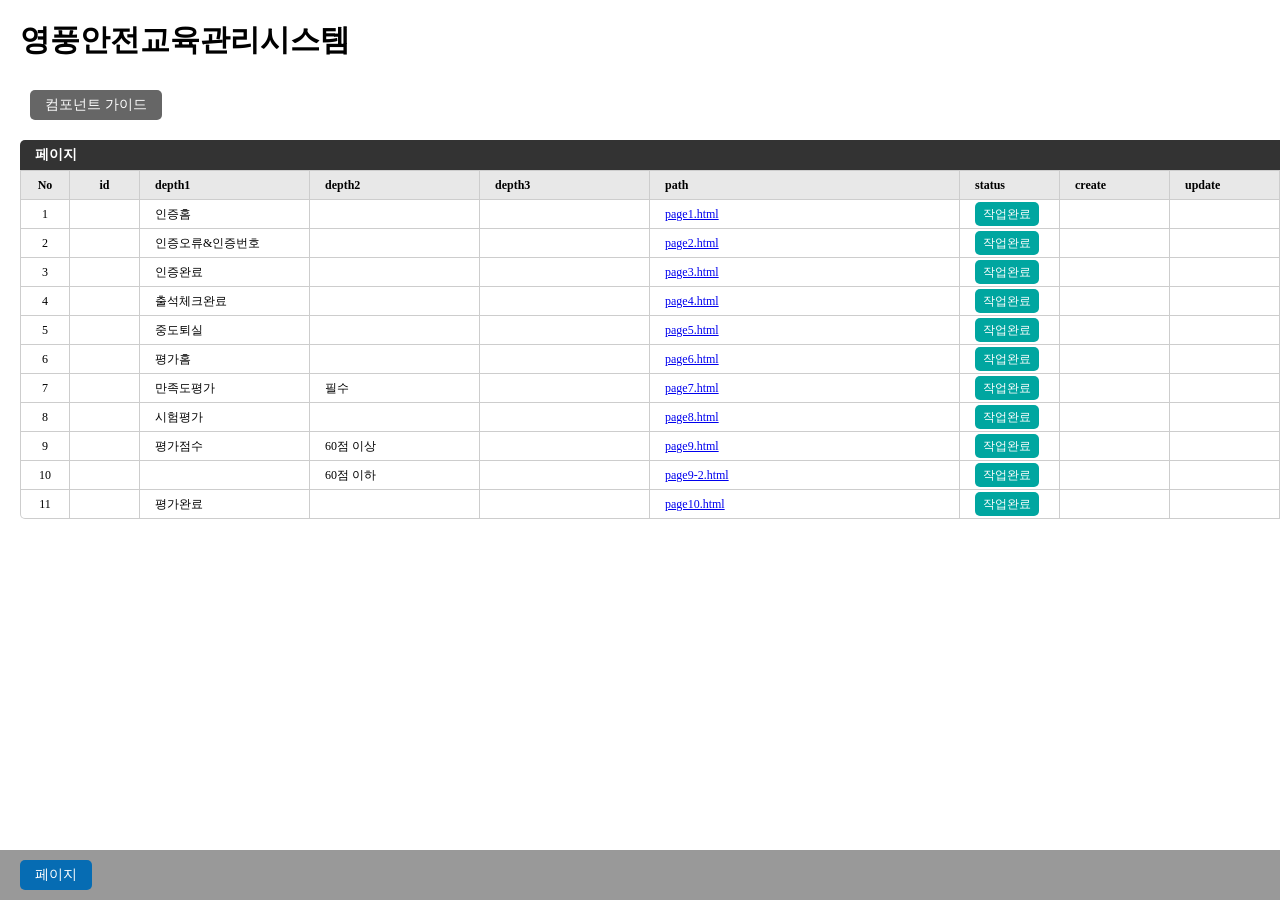
<file: index.html>
<!DOCTYPE html>
<html lang="ko">
<head>
	<title>영풍안전교육관리시스템</title>

	<meta charset="utf-8" />
	<meta http-equiv="X-UA-Compatible" content="IE=edge" />

	<!-- favicon -->
	<link rel="icon" href="./dist/assets/images/common/favicon.ico" type="image/x-icon" />
	<!-- //favicon -->

	<!-- style -->
	<style>
	body {
	margin: 0;
	}

	
	.is-emphasis {
	font-weight: 700;
	color: #ff706e;
	}

	.index-wrap {
	box-sizing: border-box;
	min-width: 1600px;
	padding: 20px;
	}

	.index-title {
	font-size: 30px;
	line-height: 40px;
	margin: 0 0 20px;
	}

	.index-links:before {
	content: '';
	display: table;
	}

	.index-links__inner {
	margin: -10px 0 0 -10px;
	}

	.index-links__inner:after {
	content: '';
	display: table;
	clear: both;
	}

	.index-links a {
	display: block;
	margin: 10px 0 0 10px;
	float: left;
	padding: 5px 15px;
	font-size: 14px;
	line-height: 20px;
	color: #fff;
	text-decoration: none;
	border-radius: 5px;
	background: #666;
	}

	.index-gnb {
	margin: 20px 0;
	}

	.index-links{
	overflow:hidden;
	}
	.index-links a{box-sizing:border-box;}
	.index-links a:hover{
	background-color:#333;
	color:#fff;
	}

	.index-bottom {
	position: fixed;
	z-index: 1000;
	left: 0;
	bottom: 0;
	width: 100%;
	min-width: 1900px;
	box-sizing: border-box;
	padding: 10px 20px;
	background: rgba(0, 0, 0, 0.4);}

	.index-bottom a {
	background-color: #066cb3;
	}

	.index-section {
	border-radius: 5px;
	background-color: #fff;
	}

	.index-section + .index-section {
	margin-top: 20px;
	}

	.index-section--clicked {
	-webkit-animation: index-section-clicked 0.8s linear;
	animation: index-section-clicked 0.8s linear;
	}

	@-webkit-keyframes index-section-clicked {
	0% {
		background-color: rgba(255, 255, 255, 1);
	}

	30% {
		background-color: rgba(255, 202, 222, 1);
	}

	70% {
		background-color: rgba(255, 202, 222, 1);
	}

	100% {
		background-color: rgba(255, 255, 255, 1);
	}
	}

	@keyframes index-section-clicked {
	0% {
		background-color: rgba(255, 255, 255, 1);
	}

	30% {
		background-color: rgba(255, 202, 222, 1);
	}

	70% {
		background-color: rgba(255, 202, 222, 1);
	}

	100% {
		background-color: rgba(255, 255, 255, 1);
	}
	}

	.index-section__title {
	margin: 0;
	padding: 5px 15px;
	font-size: 14px;
	line-height: 20px;
	color: #fff;
	border-radius: 5px 5px 0 0;
	background: #333;
	}

	.index-table > table {
	width: 100%;
	table-layout: fixed;
	margin: 0;
	padding: 0;
	border-spacing: 0;
	box-sizing: border-box;
	}

	.index-table > table > thead > tr > th,
	.index-table > table > tbody > tr > th,
	.index-table > table > tbody > tr > td {
	box-sizing: border-box;
	font-size: 12px;
	line-height: 18px;
	text-align: left;
	padding: 5px 15px;
	border: 0 solid #cdcdcd;
	border-width: 0 1px 1px 0;
	background: none;
	word-break: keep-all;
	word-wrap: break-word;
	}

	.index-table > table > tbody > tr:hover > th,
	.index-table > table > tbody > tr:hover > td {
	background-color: #f6f6f6;
	}

	.index-table > table > thead > tr > th:first-child,
	.index-table > table > tbody > tr > th:first-child,
	.index-table > table > tbody > tr > td:first-child {
	border-left-width: 1px;
	text-align:center;
	}

	.index-table > table > thead > tr > th {
	border-top-width: 1px;
	}

	.index-table > table > thead > tr > th:nth-child(2),
	.index-table > table > thead > tr > td:nth-child(2){
	text-align:center;
	}

	.index-table > table > thead > tr > th,
	.index-table > table > tbody > tr > th {
	background-color: #e8e8e8;
	}

	.index-table > table > tbody > tr:last-child > td:first-child {
	border-radius: 0 0 0 5px;
	}

	.index-table > table > tbody > tr:last-child > td:last-child {
	border-radius: 0 0 5px 0;
	}

	.index-status {
	display: inline-block;
	vertical-align: top;
	padding: 3px 8px;
	margin: -3px 0;
	background: #999;
	color: #fff;
	border-radius: 5px;
	}

	.index-status--ing {
	background-color: #ffb01a;
	}

	.index-status--end {
	background-color: #00a6a0;
	}

	.index-status--end2 {
	font-size: 11px;
	background-color: #008bce;
	}

	.index-status--moding {
	background-color: #ff4594;
	}
	.index-share {
	display: inline-block;
	vertical-align: top;
	padding: 3px 8px;
	margin: -3px 0;
	background: #999;
	color: #fff;
	border-radius: 5px;
	}

	.index-share--comp {
	background-color: #ff6c6c;
	}

	.index-log {
	list-style: none;
	margin: 0;
	padding: 0;
	}

	.index-log__item {
	position: relative;
	height:18px;
	padding-left: 80px;
	}

	.index-log__item__date {
	position: absolute;
	top: 0;
	left: 0;
	}

	.index-text {
	margin-bottom: 20px;
	}

	.index-type {
	color: #2b5cd9;
	}

	/* Path Preview Tooltip Styles */
	.path-preview-wrapper {
		position: relative;
		display: inline-block;
	}

	.path-preview-tooltip {
		position: absolute;
		left: 100%;
		top: 0;
		margin-left: 10px;
		width: 450px;
		height: 450px;
		background: #fff;
		border: 2px solid #333;
		border-radius: 5px;
		box-shadow: 0 4px 12px rgba(0, 0, 0, 0.3);
		z-index: 10000;
		display: none;
		overflow: hidden;
		pointer-events: none;
	}

	.path-preview-tooltip.active {
		display: block;
	}

	.path-preview-tooltip iframe {
		width: 100%;
		height: 100%;
		border: none;
		transform: scale(0.45);
		transform-origin: top left;
		pointer-events: none;
	}

	.path-preview-tooltip__container {
		width: 1000px;
		height: 1000px;
		overflow: hidden;
		position: relative;
	}

	.path-preview-tooltip__loading {
		position: absolute;
		top: 50%;
		left: 50%;
		transform: translate(-50%, -50%);
		color: #666;
		font-size: 12px;
	}
	</style>
	<!-- //style -->
</head>

<body>
	<div class="index-wrap">
		<h1 class="index-title"></h1>
		<div class="index-gnb">
		<div class="index-links">
			<a href="././guide-component.html" target="_blank">컴포넌트 가이드</a>
		</div>
		</div>
		<div class="index-bottom">
		<div class="index-links">
			<div class="index-links__inner" id="nav"></div>
		</div>
		</div>

		<!--
		<div class="index-text">기타 문구</div>
		-->

		<div class="index-datas" id="indexTable"></div>
	</div>

	<div class="index-fake-botttom"></div>

	<!-- script -->
	<script type="text/javascript" src="resource/js/jquery-1.12.4.min.js"></script>
	<script>
		var title = '영풍안전교육관리시스템';
		var tableData = [
			/*
			{
			depth1: '',
			data: [
				{
				id: '',
				depth2: '',
				depth3: '',
				depth5: '',
				depth6: '',
				path: '',
				status: 'end, end, end2, except',
				create: '20xx.xx.xx',
				update: '',
				log: [
					//{ date: '', text: '', },
				],
				},
			],
			},
			*/
			{
				depth1: '페이지',
				data: [
					{
						id:'',
						depth1: '인증홈',
						depth2: '',
						depth3: '',
						path: 'page1.html',
						status: 'end',
						create: '',
						log: [/*{ date: '2023.04.06', text: '반응형 작업중' }*/],
					},
					{
						id:'',
						depth1: '인증오류&인증번호',
						depth2: '',
						depth3: '',
						path: 'page2.html',
						status: 'end',
						create: '',
						log: [/*{ date: '2023.04.06', text: '반응형 작업중' }*/],
					},
					{
						id:'',
						depth1: '인증완료',
						depth2: '',
						depth3: '',
						path: 'page3.html',
						status: 'end',
						create: '',
						log: [/*{ date: '2023.04.06', text: '반응형 작업중' }*/],
					},
					{
						id:'',
						depth1: '출석체크완료',
						depth2: '',
						depth3: '',
						path: 'page4.html',
						status: 'end',
						create: '',
						log: [/*{ date: '2023.04.06', text: '반응형 작업중' }*/],
					},
					{
						id:'',
						depth1: '중도퇴실',
						depth2: '',
						depth3: '',
						path: 'page5.html',
						status: 'end',
						create: '',
						log: [/*{ date: '2023.04.06', text: '반응형 작업중' }*/],
					},
					{
						id:'',
						depth1: '평가홈',
						depth2: '',
						depth3: '',
						path: 'page6.html',
						status: 'end',
						create: '',
						log: [/*{ date: '2023.04.06', text: '반응형 작업중' }*/],
					},
					{
						id:'',
						depth1: '만족도평가',
						depth2: '필수',
						depth3: '',
						path: 'page7.html',
						status: 'end',
						create: '',
						log: [/*{ date: '2023.04.06', text: '반응형 작업중' }*/],
					},
					{
						id:'',
						depth1: '시험평가',
						depth2: '',
						depth3: '',
						path: 'page8.html',
						status: 'end',
						create: '',
						log: [/*{ date: '2023.04.06', text: '반응형 작업중' }*/],
					},
					{
						id:'',
						depth1: '평가점수',
						depth2: '60점 이상',
						depth3: '',
						path: 'page9.html',
						status: 'end',
						create: '',
						log: [/*{ date: '2023.04.06', text: '반응형 작업중' }*/],
					},
					{
						id:'',
						depth1: '평가점수',
						depth2: '60점 이하',
						depth3: '',
						path: 'page9-2.html',
						status: 'end',
						create: '',
						log: [/*{ date: '2023.04.06', text: '반응형 작업중' }*/],
					},
					{
						id:'',
						depth1: '평가완료',
						depth2: '',
						depth3: '',
						path: 'page10.html',
						status: 'end',
						create: '',
						log: [/*{ date: '2023.04.06', text: '반응형 작업중' }*/],
					},
				]
			},
		
		];

		var html = '';
		var navHTML = '';
		var totalIndex = 0;
		var dates = (function () {
		var array = [];

		function add(date) {
			if (typeof date === 'string' && date.length && array.indexOf(date) === -1) {
			array.push(date);
			}
		}

		$.each(tableData, function (i) {
			var sectionData = tableData[i].data;
			$.each(sectionData, function (j) {
			add(this.create);
			$.each(sectionData[j].log, function (l) {
				add(this.date);
			});
			});
		});

		array.sort();

		return array;
		})();
		var latestDate = dates[dates.length - 1];

		$.each(tableData, function (i) {
		var sectionIndex = i;
		var sectionData = tableData[i].data;
		var tableHTML = '';

		$.each(sectionData, function (j) {
			var returnVal = function (key, secondTestKey) {
			var val = sectionData[j][key];
			var secondTestVal = sectionData[j][secondTestKey];
			var prevIndex = j - 1;
			var isPrint = true;
			if (prevIndex >= 0) {
				if (sectionData[prevIndex][key] === val) {
				isPrint = false;
				}
				if (typeof secondTestKey === 'string' && secondTestKey.length && !sectionData[j].depthOnly) {
				if (sectionData[prevIndex][key] === val && sectionData[prevIndex][secondTestKey] === secondTestVal) {
					isPrint = false;
				} else {
					isPrint = true;
				}
				}
			}
			return isPrint ? val.replace(/\n/g, '<br>') : '';
			};
			//var type = returnVal('type', 'depth2');
			var id = returnVal('id');
			var depth1 = returnVal('depth1');
			var depth2 = returnVal('depth2');
			var depth3 = returnVal('depth3');
			var path = (function () {
			var val = sectionData[j].path;
			var href = '';
			if (val.match(/^\.\//g)) {
				href = val;
			} else {
				href =  val;
			}
			return val.length ? '<span class="path-preview-wrapper"><a href="' + href + '" target="_blank" data-preview-path="' + href + '">' + val + '</a><div class="path-preview-tooltip" data-tooltip-path="' + href + '"><div class="path-preview-tooltip__container"><div class="path-preview-tooltip__loading">로딩 중...</div><iframe src="' + href + '"></iframe></div></div></span>' : '';
			})();
			var status = (function () {
			var val = sectionData[j].status;
			var text = '';
			if (val === 'ing') {
				text = '작업중';
			} else if (val === 'end') {
				text = '작업완료';
			} else if (val === 'except') {
				// 워드앤코드 제거
				text = '제거';
			} else if (val === 'moding') {
				text = '수정중';
			} else if (val === 'stay') {
				text = '대기중';
			}
			return val.length ? '<span class="index-status index-status--' + val + '">' + text + '</span>' : '';
			})();
			var create = this.create;
			var update = '';
			var log = (function () {
			var val = sectionData[j].log;
			var length = val.length;
			var html = '<ul class="index-log">';
			$.each(val, function (l) {
				var date = this.date;
				html += '<li class="index-log__item' + (date === latestDate ? ' is-emphasis' : '') + '"><div class="index-log__item__date">[' + date + ']</div>' + this.text.replace(/\n/g, '<br>') + '</li>';
				if (length - 1 === l) {
				update = date;
				}
			});
			html += '</ul>';

			return html;
			})();

			tableHTML +=
			'<tr>' +
			'<td>' +
			(j + 1) +
			'</td>' +
			'<td>' +
			id +
			'</td>' +
			'<td>' +
			depth1 +
			'</td>' +
			'<td>' +
			depth2 +
			'</td>' +
			'<td>' +
			depth3 +
			'</td>' +
			'<td>' +
			path +
			'</td>' +
			'<td>' +
			status +
			'</td>' +
			'<td class="' +
			(create === latestDate ? ' is-emphasis' : '') +
			'">' +
			create +
			'</td>' +
			'<td class="' +
			(update === latestDate ? ' is-emphasis' : '') +
			'">' +
			update +
			'</td>' +
			'<td>' +
			log +
			'</td>' +
			'</tr>';

			totalIndex++;
		});

		navHTML += '<a href="#section' + i + '">' + tableData[i].depth1 + '</a>';

		html +=
			'<div class="index-section" id="section' +
			i +
			'">' +
			'<h2 class="index-section__title">' +
			tableData[i].depth1 +
			status +
			'</h2>' +
			'<div class="index-table">' +
			'<table>' +
			'<colgroup>' +
			'<col width="50px" />' +
			'<col width="70px" />' +
			'<col width="170px" />' +
			'<col width="170px" />' +
			'<col width="170px" />' +
			'<col width="" />' +
			'<col width="100px" />' +
			'<col width="110px" />' +
			'<col width="110px" />' +
			'<col width="300px" />' +
			'</colgroup>' +
			'<thead>' +
			'<tr>' +
			'<th>No</th>' +
			//'<th>type</th>' +
			'<th>id</th>' +
			'<th>depth1</th>' +
			'<th>depth2</th>' +
			'<th>depth3</th>' +
			'<th>path</th>' +
			'<th>status</th>' +
			'<th>create</th>' +
			'<th>update</th>' +
			'<th>log</th>' +
			'</tr>' +
			'</thead>' +
			'<tbody>' +
			tableHTML +
			'</tbody>' +
			'</table>' +
			'</div>' +
			'</div>';
		});

		$('title, .index-title').text(title);
		$('#nav').append(navHTML);
		$('#indexTable').append(html);

		var $nav = $('.index-bottom');
		var $doc = $(document);
		var $win = $(window);

		function paddingBottom() {
		$('.index-fake-botttom').css('height', $nav.outerHeight());
		}

		var clickedTimer = null;

		$doc.on('click', '#nav a', function () {
		var $this = $(this);
		var href = $this.attr('href');
		var $target = $(href);
		var $sections = $('.index-section');

		$sections.removeClass('index-section--clicked');

		clearTimeout(clickedTimer);

		clickedTimer = setTimeout(function () {
			$target.addClass('index-section--clicked');
		}, 100);
		});

		$win
		.on('scroll', function () {
			var scrollLeft = $win.scrollLeft();
			$nav.css('margin-left', -scrollLeft);
		})
		.on('resize', function () {
			paddingBottom();
		})
		.on('load', function () {
			paddingBottom();
		});

		// Path Preview Tooltip 기능
		$(document).on('mouseenter', '.path-preview-wrapper a[data-preview-path]', function(e) {
			var $this = $(this);
			var $tooltip = $this.siblings('.path-preview-tooltip');
			
			if ($tooltip.length === 0) return;
			
			$tooltip.addClass('active');
			
			// iframe 로딩 완료 후 로딩 메시지 제거
			var $iframe = $tooltip.find('iframe');
			$iframe.on('load', function() {
				$tooltip.find('.path-preview-tooltip__loading').hide();
			});
		});

		$(document).on('mouseleave', '.path-preview-wrapper', function(e) {
			var $this = $(this);
			var $tooltip = $this.find('.path-preview-tooltip');
			$tooltip.removeClass('active');
		});

		// 마우스가 툴팁 위에 있을 때도 유지
		$(document).on('mouseenter', '.path-preview-tooltip', function(e) {
			$(this).addClass('active');
		});

		$(document).on('mouseleave', '.path-preview-tooltip', function(e) {
			$(this).removeClass('active');
		});
	</script>
	<!-- //script -->
</body>
</html>
</file>
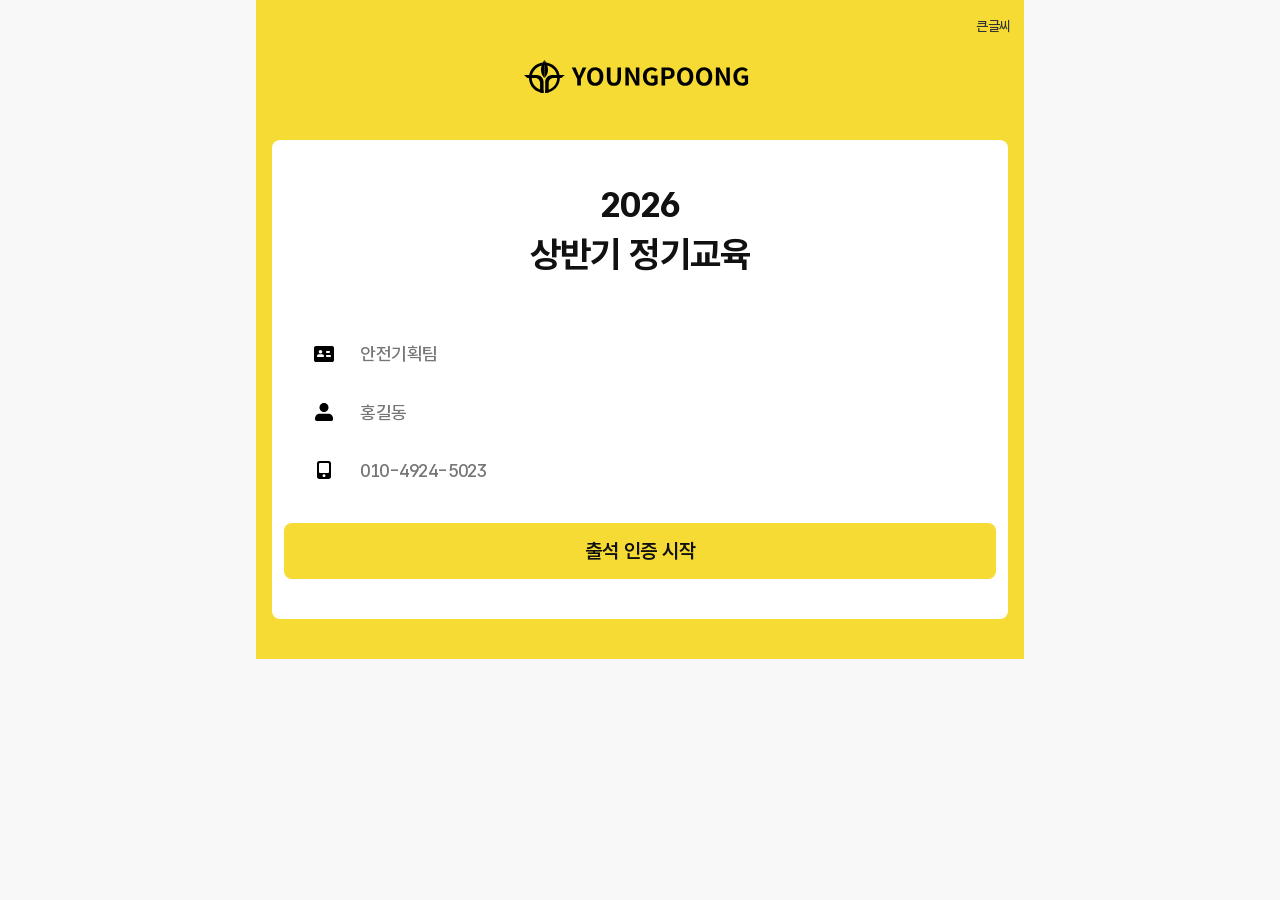
<file: page1.html>
<!DOCTYPE html>
<html lang="ko">

<head>
  <meta charset="UTF-8">
  <meta http-equiv="X-UA-Compatible" content="IE=edge">
  <meta name="format-detection" content="telephone=no, email=no, address=no">
  <meta name="viewport" content="width=device-width, initial-scale=1.0, maximum-scale=1.0, user-scalable=no" />
  <title>영풍안전교육관리시스템</title>
  <link type="text/css" rel="stylesheet" href="././resource/css/base.css">


</head>

<body>
  <div id="wrap">
    <header class="header">
      <div class="inner">
        <div class="btn-wrap">
          <button type="button" class="btn btn-font size-14 fw-500"><span class="default">큰글씨</span><span class="active">기본글씨</span></button>
        </div>
      </div>
    </header>
    <div class="content">
      <div class="inner">
        <div class="logo-wrap">
          <span><img src="./resource/image/logo-black.svg"></span>
        </div>
        <div class="multi-box info">
          <div class="tit-wrap">
            <p class="txt size-36 fw-700 ta-c">2026<br> 상반기 정기교육</p>
          </div>
          <ul class="info__list">
            <li class="team"><i><img src="./resource/image/info-team.svg"/></i><span class="size-18 fw-500">안전기획팀</span></li>
            <li class="name"><i><img src="./resource/image/info-name.svg"/></i><span class="size-18 fw-500">홍길동</span></li>
            <li class="number"><i><img src="./resource/image/info-number.svg"/></i><span class="size-18 fw-500">010-4924-5023</span></li>
          </ul>
          <div class="btn-wrap">
            <button class="btn btn-yellow h-54 w-full size-20">출석 인증 시작</button>
          </div>
          <!-- 현재 기준 삭제
            <div class="tip-box">
              <p class="txt size-14 fw-400 ta-c">본인 정보가 다를 시, 관리자에게 말씀해 주세요.</p>
            </div>
          -->
        </div>
      </div>
    </div>

  </div>

</body>


<script type="text/javascript" src="././resource/js/jquery-1.12.4.min.js"></script>
<script type="text/javascript" src="././resource/js/common.js"></script>


</html>
</file>
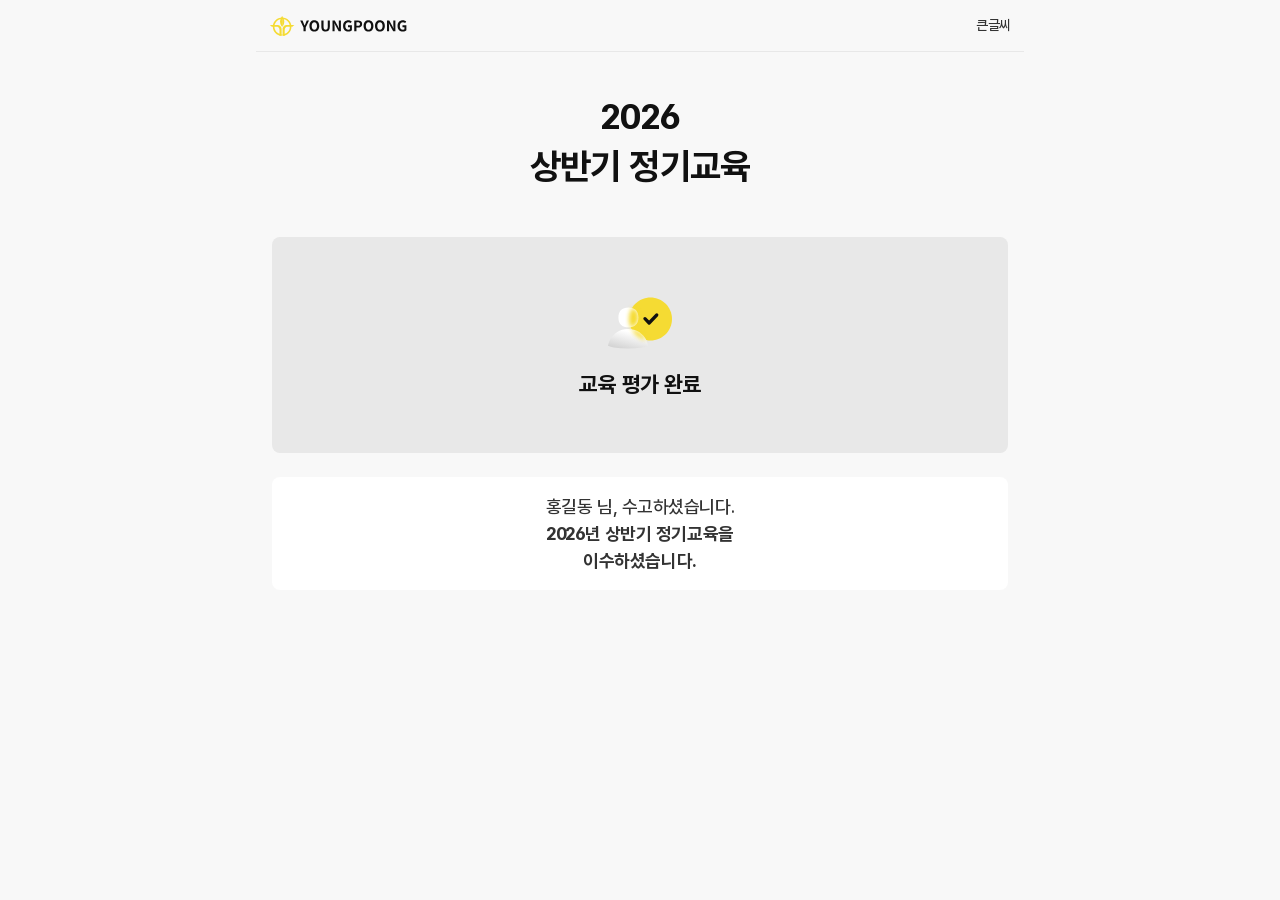
<file: page10.html>
<!DOCTYPE html>
<html lang="ko">

<head>
  <meta charset="UTF-8">
  <meta http-equiv="X-UA-Compatible" content="IE=edge">
  <meta name="format-detection" content="telephone=no, email=no, address=no">
  <meta name="viewport" content="width=device-width, initial-scale=1.0, maximum-scale=1.0, user-scalable=no" />
  <title>영풍안전교육관리시스템</title>
  <link type="text/css" rel="stylesheet" href="././resource/css/base.css">


</head>

<body>
  <div id="wrap">
    <header class="header main">
      <div class="inner">
        <div class="head-logo">
    <a href="#none"><img src="./././resource/image/logo-yellow.svg" alt=""></a>
  </div>
  <div class="btn-wrap">
    <button type="button" class="btn btn-font size-14 fw-500"><span class="default">큰글씨</span><span class="active">기본글씨</span></button>
  </div>
      </div>
    </header>
    <div class="content">
      <div class="inner">
        <div class="tit-wrap">
          <p class="txt size-36 fw-700 ta-c">2026<br>
          상반기 정기교육</p>
        </div>
        <div class="multi-box icon gray">
          <div class="icon-wrap">
            <span><img src="./resource/image/icon-result-com.svg"></span>
          </div>
          <div class="txt-wrap d-flex justify-center align-center">
            <p class="txt size-22 fw-700">교육 평가 완료</p>
          </div>
        </div>
        <div class="multi-box txt">
          <div class="txt-wrap">
            <p class="txt size-18 fw-500 ta-c">
              홍길동 님, 수고하셨습니다.<br>
              <span class="txt size-18 fw-700 ta-c">2026년 상반기 정기교육을<br> 이수하셨습니다.</span>
            </p>
          </div>
        </div>
      </div>
    </div>

  </div>

</body>


<script type="text/javascript" src="././resource/js/jquery-1.12.4.min.js"></script>
<script type="text/javascript" src="././resource/js/common.js"></script>


</html>
</file>
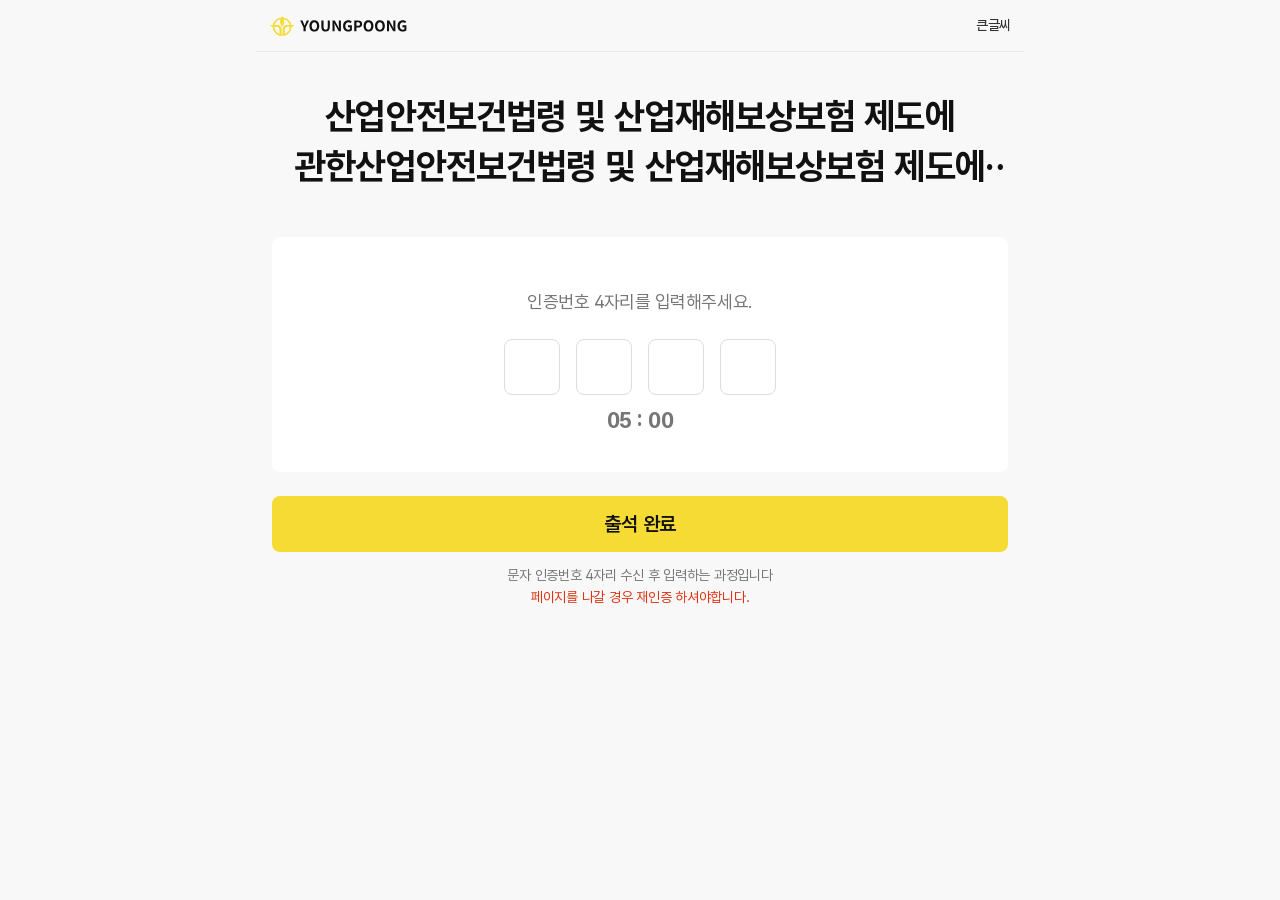
<file: page2.html>
<!DOCTYPE html>
<html lang="ko">

<head>
  <meta charset="UTF-8">
  <meta http-equiv="X-UA-Compatible" content="IE=edge">
  <meta name="format-detection" content="telephone=no, email=no, address=no">
  <meta name="viewport" content="width=device-width, initial-scale=1.0, maximum-scale=1.0, user-scalable=no" />
  <title>영풍안전교육관리시스템</title>
  <link type="text/css" rel="stylesheet" href="././resource/css/base.css">


</head>

<body>
  <div id="wrap">
    <header class="header main">
      <div class="inner">
        <div class="head-logo">
          <a href="#none"><img src="./././resource/image/logo-yellow.svg" alt=""></a>
        </div>
        <div class="btn-wrap">
          <button type="button" class="btn btn-font size-14 fw-500"><span class="default">큰글씨</span><span
              class="active">기본글씨</span></button>
        </div>
      </div>
    </header>
    <div class="content">
      <div class="inner">
        <div class="tit-wrap">
          <p class="txt size-36 fw-700 ta-c">산업안전보건법령 및 산업재해보상보험 제도에 관한산업안전보건법령 및 산업재해보상보험 제도에 관한산업안전보건법령 및 산업재해보상보험 제도에 관한</p>
        </div>
        <!-- 인증번호 틀렸을 때 multi-box에 expire 클래스 추가 -->
        <div class="multi-box number">
          <div class="txt-wrap">
            <p class="txt size-18 fw-400 ta-c">인증번호 4자리를 입력해주세요.</p>
          </div>
          <div class="pin-wrap">
            <input type="text" class="size-36 fw-700" inputmode="numeric" maxlength="1">
            <input type="text" class="size-36 fw-700" inputmode="numeric" maxlength="1">
            <input type="text" class="size-36 fw-700" inputmode="numeric" maxlength="1">
            <input type="text" class="size-36 fw-700" inputmode="numeric" maxlength="1">
          </div>
          <div class="timer size-22 ta-c" id="timer">05 : 00</div>
          <div class="expire-text size-14 fw-400 ta-c" id="expireText">
            * 인증번호를 확인해 주세요.
          </div>
        </div>
        <div class="btn-wrap">
          <button class="btn btn-yellow h-54 w-full size-20">출석 완료</button>
        </div>
        <div class="tip-box">
          <p class="txt size-14 fw-400 ta-c">문자 인증번호 4자리 수신 후 입력하는 과정입니다</p>
          <p class="txt size-14 error fw-400 ta-c">페이지를 나갈 경우 재인증 하셔야합니다.</p>
        </div>
      </div>
    </div>

  </div>

</body>


<script type="text/javascript" src="././resource/js/jquery-1.12.4.min.js"></script>
<script type="text/javascript" src="././resource/js/common.js"></script>


</html>
</file>
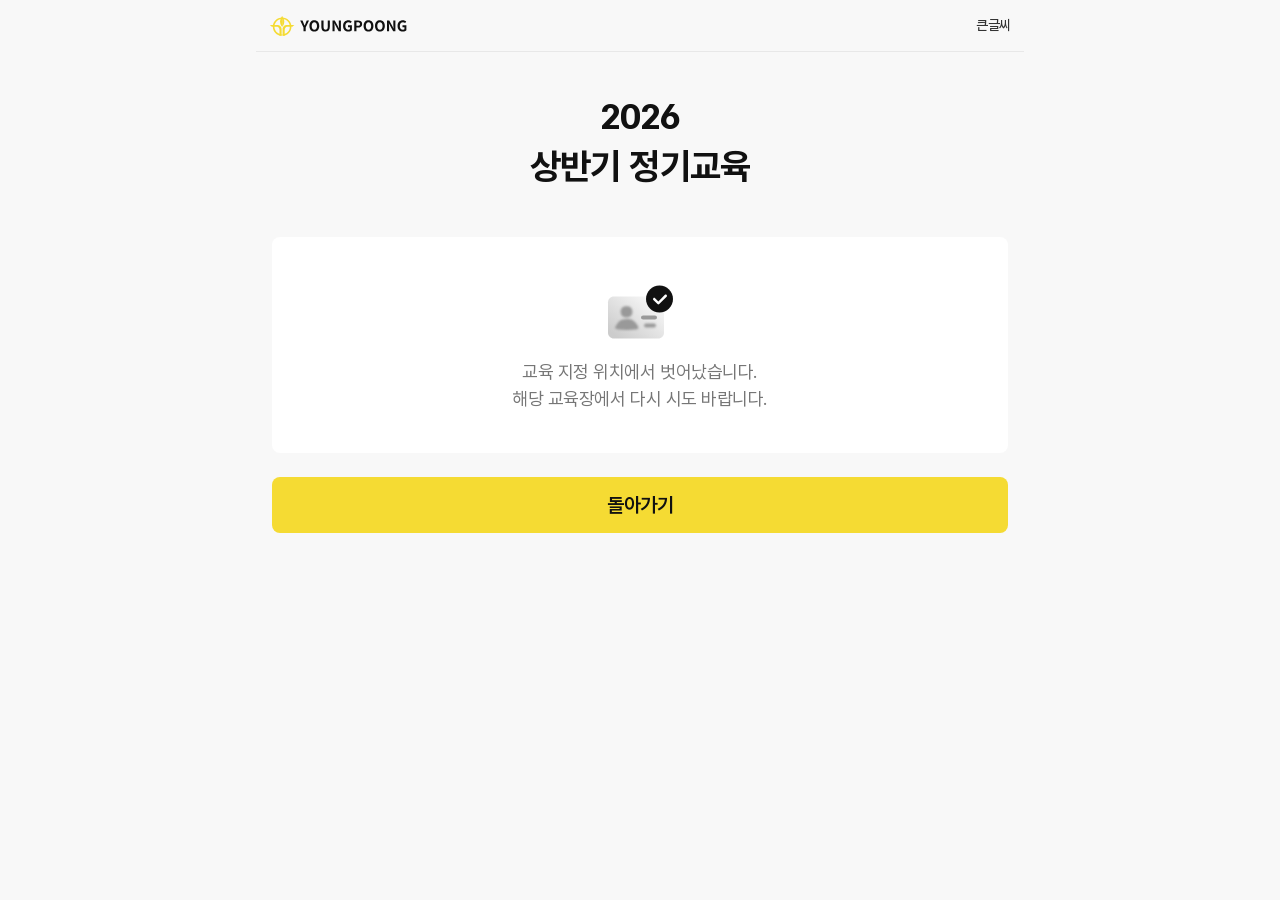
<file: page3.html>
<!DOCTYPE html>
<html lang="ko">

<head>
  <meta charset="UTF-8">
  <meta http-equiv="X-UA-Compatible" content="IE=edge">
  <meta name="format-detection" content="telephone=no, email=no, address=no">
  <meta name="viewport" content="width=device-width, initial-scale=1.0, maximum-scale=1.0, user-scalable=no" />
  <title>영풍안전교육관리시스템</title>
  <link type="text/css" rel="stylesheet" href="././resource/css/base.css">


</head>

<body>
  <div id="wrap">
    <header class="header main">
      <div class="inner">
        <div class="head-logo">
          <a href="#none"><img src="./././resource/image/logo-yellow.svg" alt=""></a>
        </div>
        <div class="btn-wrap">
          <button type="button" class="btn btn-font size-14 fw-500"><span class="default">큰글씨</span><span
              class="active">기본글씨</span></button>
        </div>
      </div>
    </header>
    <div class="content">
      <div class="inner">
        <div class="tit-wrap">
          <p class="txt size-36 fw-700 ta-c">2026<br> 상반기 정기교육</p>
        </div>
        <!-- 인증번호 틀렸을 때 multi-box에 expire 클래스 추가 -->
        <div class="multi-box icon">
          <div class="icon-wrap">
            <span><img src="./resource/image/icon-auth.svg"></span>
          </div>
          <div class="txt-wrap">
            <!--
            1. 출결 가능 시간 보다 빠를 시
            아직 출결 체크를 하실 수 없습니다.<br>
            출결은 00시 00분 부터 하실 수 있습니다.

            2. 출결 가능 시간 보다 늦을 시
            출결 체크하실 수 있는 시간을 초과 하였습니다.<br>
            출결 시간은 00시 00분 까지입니다.

            3. 이수 가능 시간 보다 늦을 시
            이수 가능시간을 초과하였습니다.<br>
            이수 시간은 00시 00분 까지입니다.

            4. IP, GPS가 다를 시
            교육 지정 위치에서 벗어났습니다.<br>
            해당 교육장에서 다시 시도 바랍니다.
            -->
            <p class="txt size-18 fw-400 ta-c">교육 지정 위치에서 벗어났습니다.<br>
            해당 교육장에서 다시 시도 바랍니다.</p>
          </div>
        </div>
        <div class="btn-wrap">
          <button class="btn btn-yellow h-54 w-full size-20">돌아가기</button>
        </div>
        <!-- 현재 기준 삭제
        <div class="tip-box">
          <p class="txt size-14 fw-400 ta-c">본인 정보가 다를 시, 관리자에게 말씀해 주세요.</p>
        </div>
        -->
      </div>
    </div>

  </div>

</body>


<script type="text/javascript" src="././resource/js/jquery-1.12.4.min.js"></script>
<script type="text/javascript" src="././resource/js/common.js"></script>


</html>
</file>
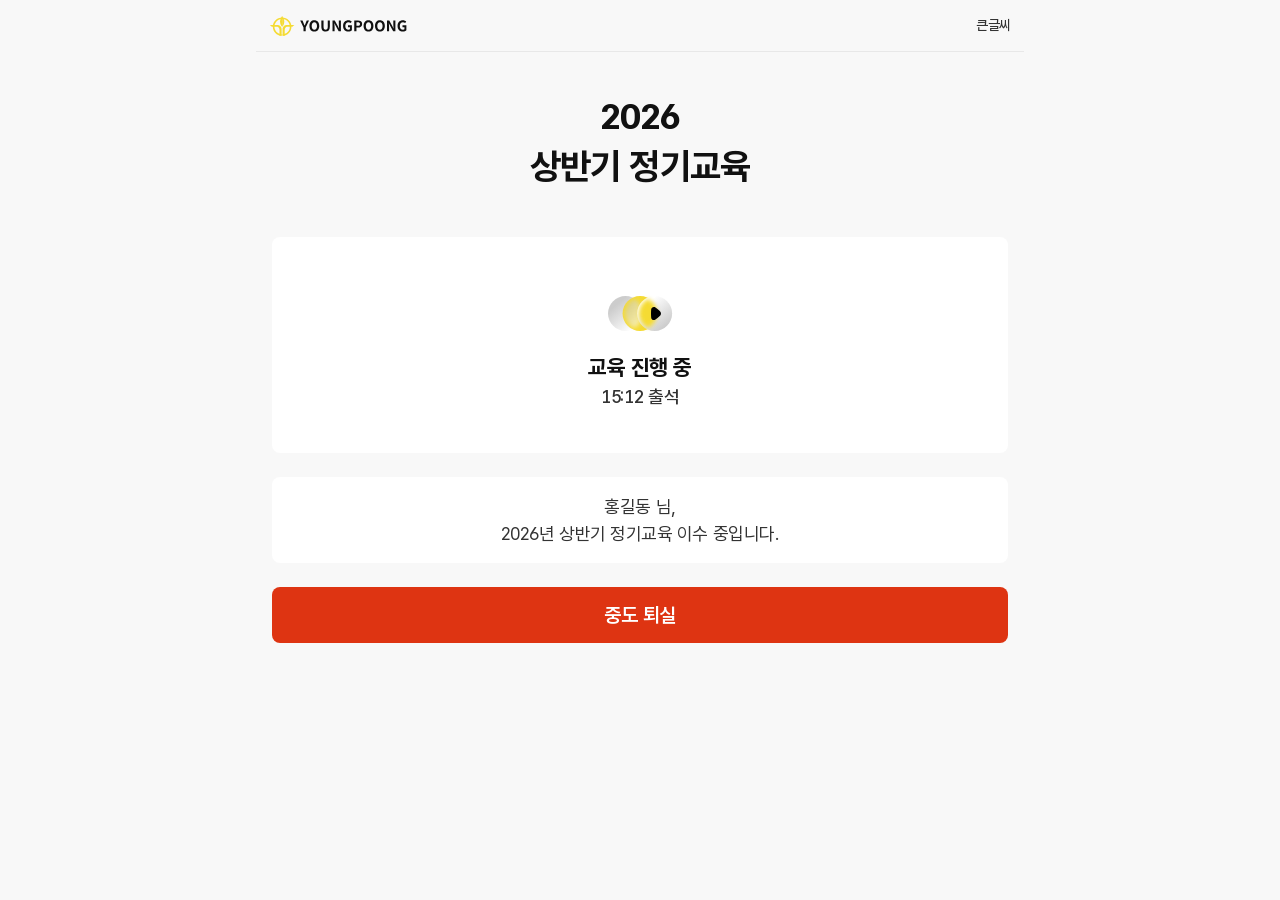
<file: page4.html>
<!DOCTYPE html>
<html lang="ko">

<head>
  <meta charset="UTF-8">
  <meta http-equiv="X-UA-Compatible" content="IE=edge">
  <meta name="format-detection" content="telephone=no, email=no, address=no">
  <meta name="viewport" content="width=device-width, initial-scale=1.0, maximum-scale=1.0, user-scalable=no" />
  <title>영풍안전교육관리시스템</title>
  <link type="text/css" rel="stylesheet" href="././resource/css/base.css">


</head>

<body>
  <div id="wrap">
    <header class="header main">
      <div class="inner">
        <div class="head-logo">
          <a href="#none"><img src="./././resource/image/logo-yellow.svg" alt=""></a>
        </div>
        <div class="btn-wrap">
          <button type="button" class="btn btn-font size-14 fw-500"><span class="default">큰글씨</span><span
              class="active">기본글씨</span></button>
        </div>
      </div>
    </header>
    <div class="content">
      <div class="inner">
        <div class="tit-wrap">
          <p class="txt size-36 fw-700 ta-c">2026<br> 상반기 정기교육</p>
        </div>
        <div class="multi-box icon">
          <div class="icon-wrap">
            <span><img src="./resource/image/icon-edu-ing.svg"></span>
          </div>
          <div class="txt-wrap">
            <p class="txt size-22 fw-700 ta-c txt-status">교육 진행 중</p>
            <p class="txt size-18 fw-500 ta-c txt-time"><span class="time">15:12</span> 출석</p>
          </div>
        </div>
        <div class="multi-box txt">
          <div class="txt-wrap">
            <p class="txt size-18 fw-400 ta-c">
              홍길동 님,<br>
              2026년 상반기 정기교육 이수 중입니다.
            </p>
          </div>
        </div>
        <div class="btn-wrap d-flex justify-center">
          <button class="btn btn-red h-54 size-20">중도 퇴실</button>
        </div>
      </div>
    </div>

  </div>

</body>


<script type="text/javascript" src="././resource/js/jquery-1.12.4.min.js"></script>
<script type="text/javascript" src="././resource/js/common.js"></script>


</html>
</file>
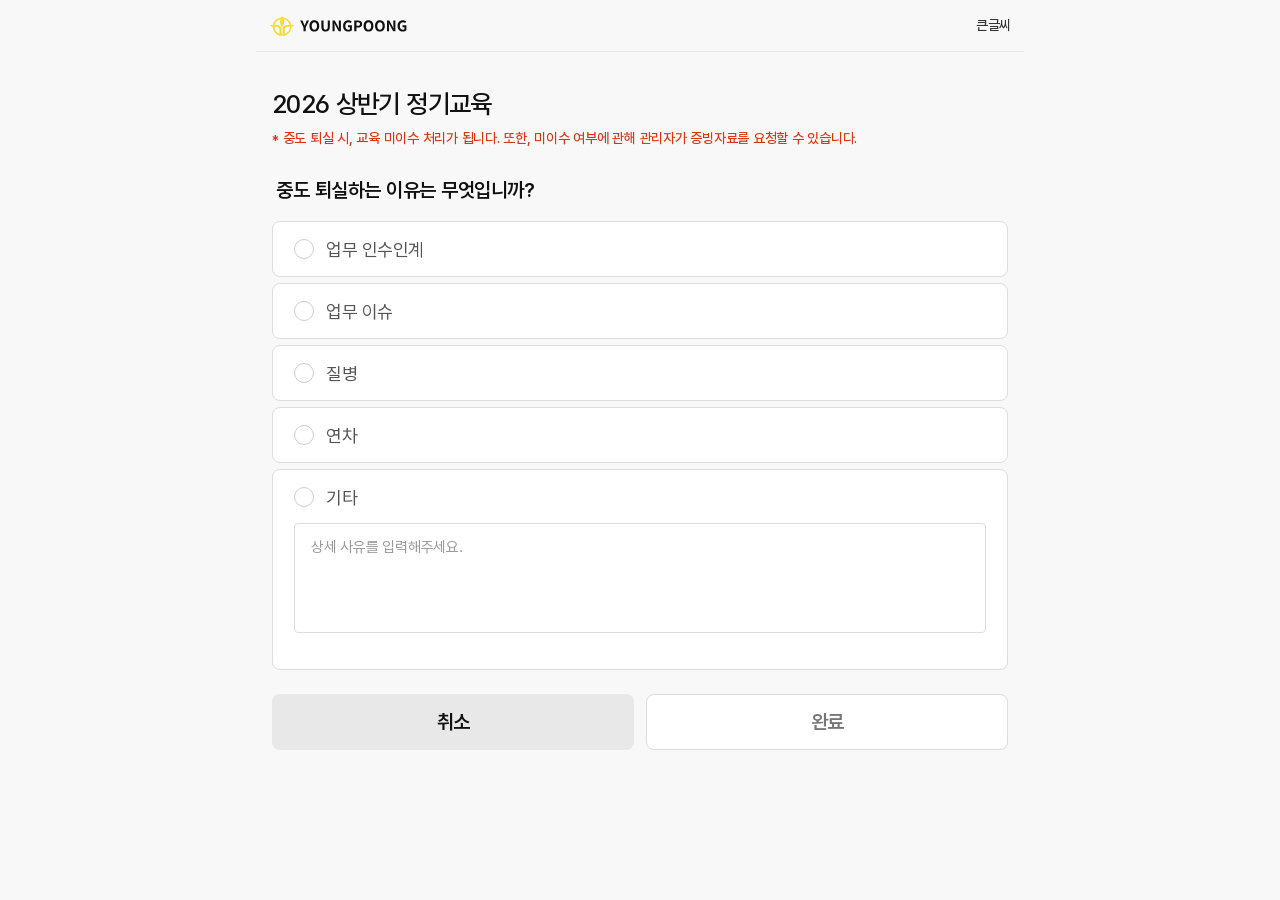
<file: page5.html>
<!DOCTYPE html>
<html lang="ko">

<head>
  <meta charset="UTF-8">
  <meta http-equiv="X-UA-Compatible" content="IE=edge">
  <meta name="format-detection" content="telephone=no, email=no, address=no">
  <meta name="viewport" content="width=device-width, initial-scale=1.0, maximum-scale=1.0, user-scalable=no" />
  <title>영풍안전교육관리시스템</title>
  <link type="text/css" rel="stylesheet" href="././resource/css/base.css">


</head>

<body>
  <div id="wrap">
    <header class="header main">
      <div class="inner">
        <div class="head-logo">
          <a href="#none"><img src="./././resource/image/logo-yellow.svg" alt=""></a>
        </div>
        <div class="btn-wrap">
          <button type="button" class="btn btn-font size-14 fw-500"><span class="default">큰글씨</span><span
              class="active">기본글씨</span></button>
        </div>
      </div>
    </header>
    <div class="content">
      <div class="inner">
        <div class="sub-tit-wrap">
          <p class="txt size-26 fw-500 ta-l">2026 상반기 정기교육</p>
          <p class="txt size-14 error fw-500 ta-l">* 중도 퇴실 시, 교육 미이수 처리가 됩니다.
            또한, 미이수 여부에 관해 관리자가 증빙자료를 요청할 수 있습니다.</p>
        </div>
        <div class="opt-wrap">
          <div class="opt-txt justify-between direction-column">
            <p class="txt size-20 fw-600">중도 퇴실하는 이유는 무엇입니까?</p>
          </div>
          <ul class="opt-list radio vertical">
            <li>
              <div class="item">
                <input type="radio" name="one" id="one-radio_1"><label class="size-18 fw-400" for="one-radio_1">업무 인수인계</label>
              </div>
            </li>
            <li>
              <div class="item">
                <input type="radio" name="one" id="one-radio_2"><label class="size-18 fw-400" for="one-radio_2">업무 이슈</label>
              </div>
            </li>
            <li>
              <div class="item">
                <input type="radio" name="one" id="one-radio_3"><label class="size-18 fw-400" for="one-radio_3">질병</label>
              </div>
            </li>
            <li>
              <div class="item">
                <input type="radio" name="one" id="one-radio_4"><label class="size-18 fw-400" for="one-radio_4">연차</label>
              </div>
            </li>
            <li>
              <div class="item">
                <input type="radio" name="one" id="one-radio_5"><label class="size-18 fw-400" for="one-radio_5">기타</label>
                <div class="item-in">
                  <textarea class="w-full size-15 h-110" id="message" name="message" placeholder="상세 사유를 입력해주세요."></textarea>
                  <p class="txt size-14 error fw-600">※ 필수 입력 항목입니다.</p>
                </div>
              </div>
            </li>
          </ul>
        </div>
        <div class="btn-wrap d-flex justify-center">
          <button class="btn btn-gray h-54 size-20">취소</button>
          <button class="btn btn-yellow h-54 size-20" disabled>완료</button>
        </div>
      </div>
    </div>
  </div>

</body>

<script type="text/javascript" src="././resource/js/jquery-1.12.4.min.js"></script>
<script type="text/javascript" src="././resource/js/common.js"></script>





</html>
</file>
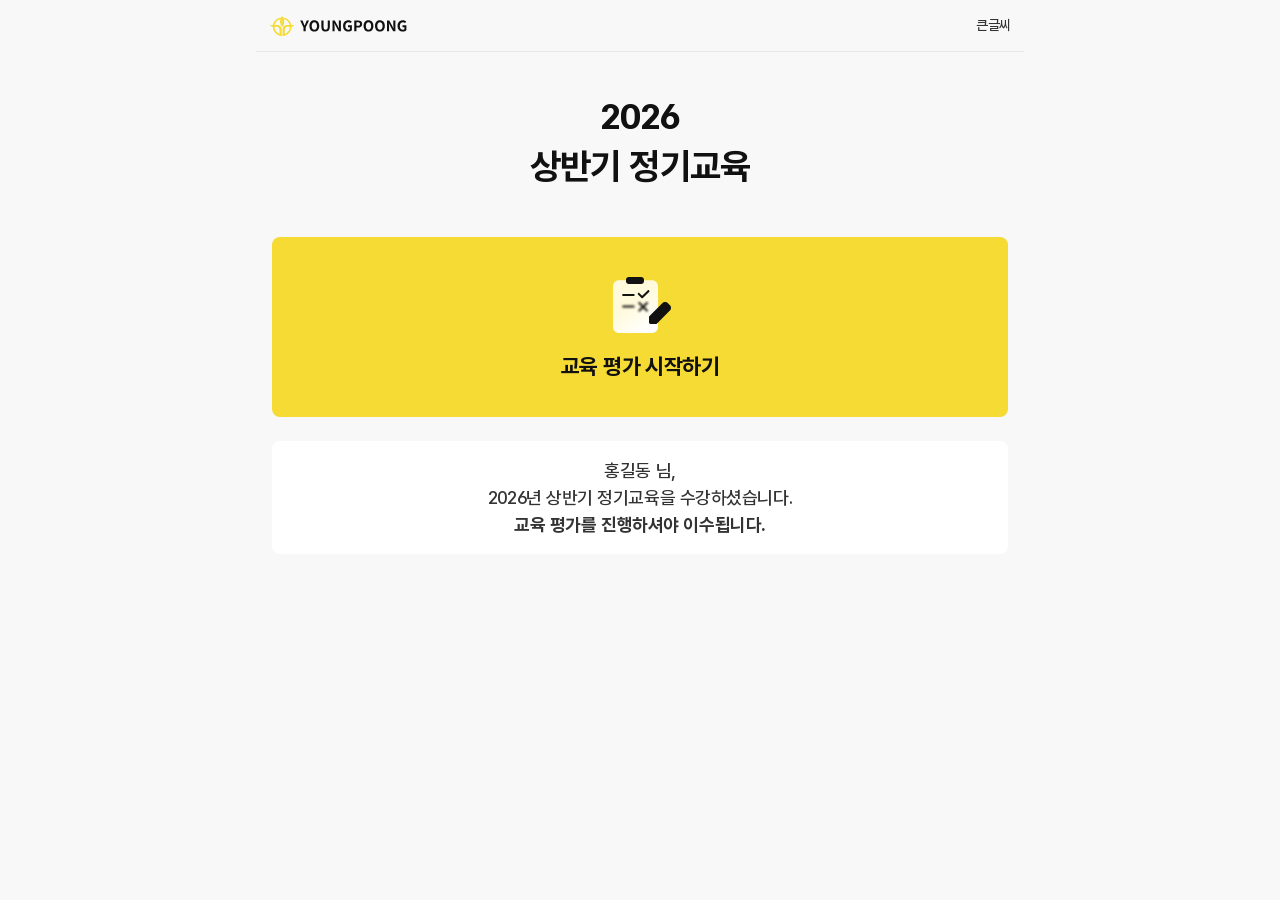
<file: page6.html>
<!DOCTYPE html>
<html lang="ko">

<head>
  <meta charset="UTF-8">
  <meta http-equiv="X-UA-Compatible" content="IE=edge">
  <meta name="format-detection" content="telephone=no, email=no, address=no">
  <meta name="viewport" content="width=device-width, initial-scale=1.0, maximum-scale=1.0, user-scalable=no" />
  <title>영풍안전교육관리시스템</title>
  <link type="text/css" rel="stylesheet" href="././resource/css/base.css">


</head>

<body>
  <div id="wrap">
    <header class="header main">
      <div class="inner">
        <div class="head-logo">
    <a href="#none"><img src="./././resource/image/logo-yellow.svg" alt=""></a>
  </div>
  <div class="btn-wrap">
    <button type="button" class="btn btn-font size-14 fw-500"><span class="default">큰글씨</span><span class="active">기본글씨</span></button>
  </div>
      </div>
    </header>
    <div class="content">
      <div class="inner">
        <div class="tit-wrap">
          <p class="txt size-36 fw-700 ta-c">2026<br> 상반기 정기교육</p>
        </div>
        <div class="multi-box icon yellow">
          <a href="javascript:void(0)">
            <div class="icon-wrap">
              <span><img src="./resource/image/icon-est-start.svg"></span>
            </div>
            <div class="txt-wrap">
              <p class="txt size-22 fw-700 ta-c">교육 평가 시작하기</p>
            </div>
          </a>
        </div>
        <div class="multi-box txt">
          <div class="txt-wrap">
            <p class="txt size-18 fw-500 ta-c">홍길동 님,<br> 2026년 상반기 정기교육을 수강하셨습니다.<br>
            <span class="txt size-18 fw-700 ta-c">교육 평가를 진행하셔야 이수됩니다.</span></p>
          </div>
        </div>
      </div>
    </div>

  </div>

</body>


<script type="text/javascript" src="././resource/js/jquery-1.12.4.min.js"></script>
<script type="text/javascript" src="././resource/js/common.js"></script>


</html>
</file>
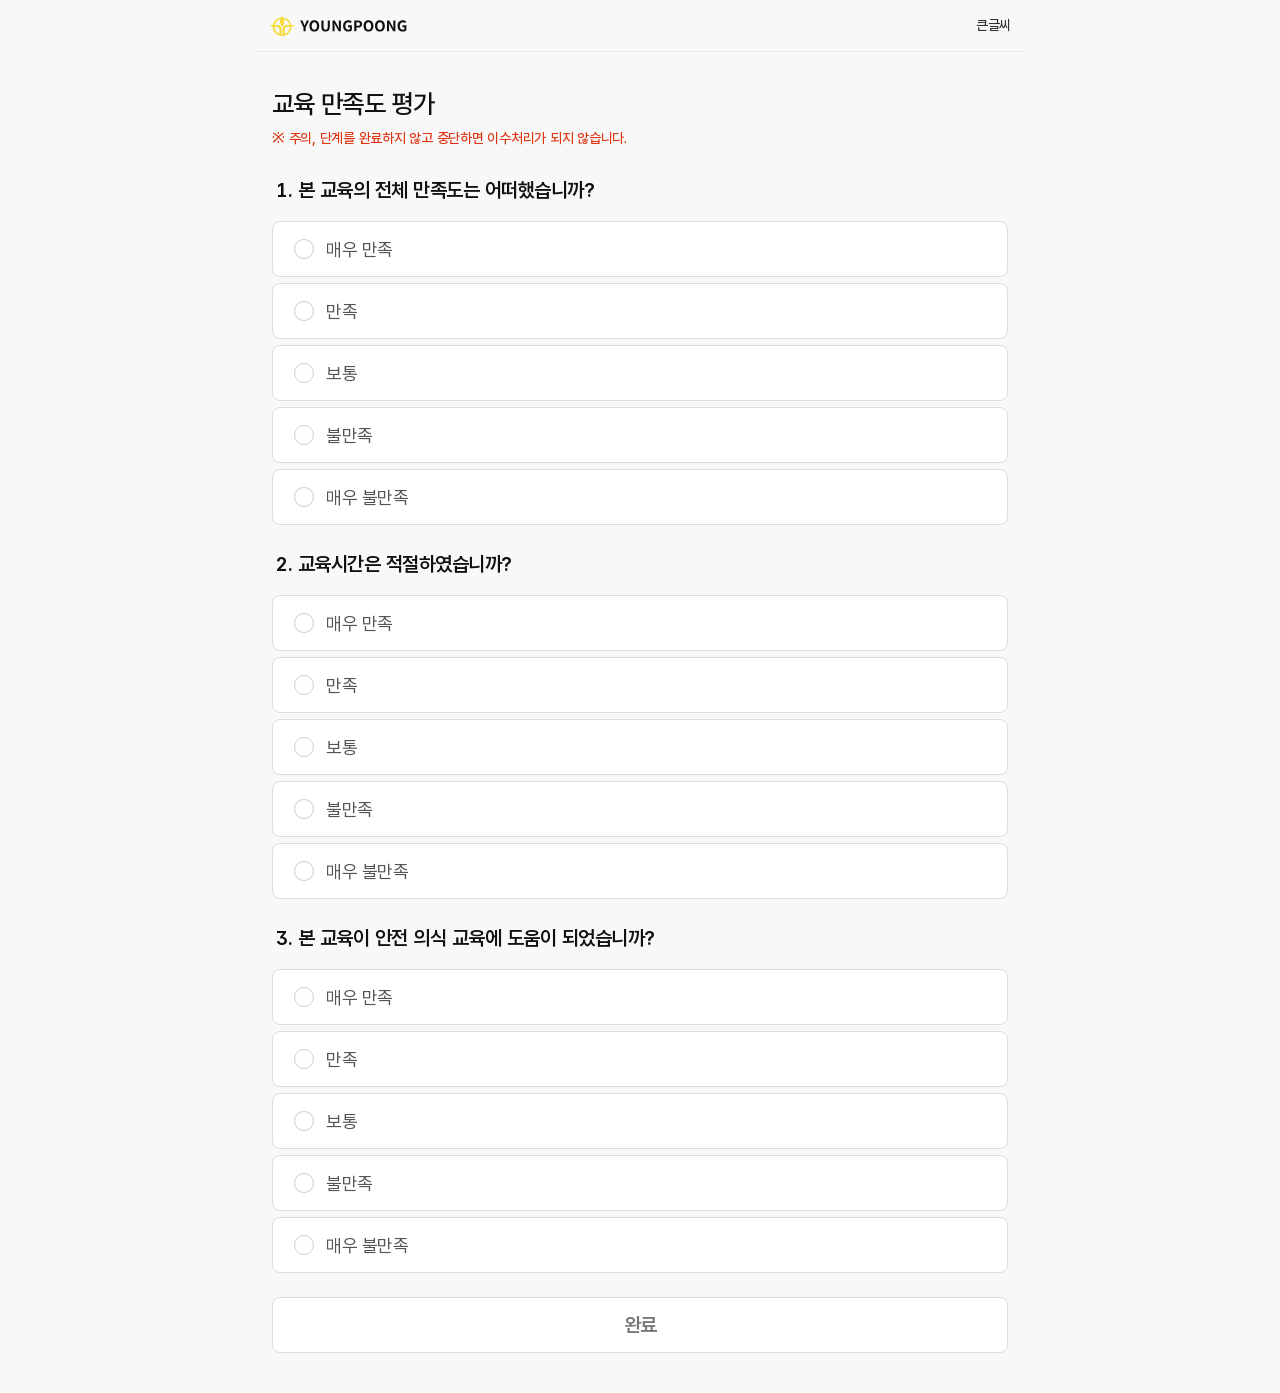
<file: page7.html>
<!DOCTYPE html>
<html lang="ko">

<head>
  <meta charset="UTF-8">
  <meta http-equiv="X-UA-Compatible" content="IE=edge">
  <meta name="format-detection" content="telephone=no, email=no, address=no">
  <meta name="viewport" content="width=device-width, initial-scale=1.0, maximum-scale=1.0, user-scalable=no" />
  <title>영풍안전교육관리시스템</title>
  <link type="text/css" rel="stylesheet" href="././resource/css/base.css">


</head>

<body>
  <div id="wrap">
    <header class="header main">
      <div class="inner">
        <div class="head-logo">
    <a href="#none"><img src="./././resource/image/logo-yellow.svg" alt=""></a>
  </div>
  <div class="btn-wrap">
    <button type="button" class="btn btn-font size-14 fw-500"><span class="default">큰글씨</span><span class="active">기본글씨</span></button>
  </div>
      </div>
    </header>
    <div class="content">
      <div class="inner">
        <div class="sub-tit-wrap">
          <p class="txt size-26 fw-500 ta-l">교육 만족도 평가</p>
          <p class="txt size-14 error fw-500 ta-l">※ 주의, 단계를 완료하지 않고 중단하면 이수처리가 되지 않습니다.</p>
        </div>
        <div class="opt-wrap">
          <div class="opt-txt justify-between">
            <p class="txt size-20 fw-600">1. 본 교육의 전체 만족도는 어떠했습니까?</p>
          </div>
          <ul class="opt-list radio vertical">
            <li>
              <div class="item">
                <input type="radio" name="one" id="one-radio_1">
                <label class="size-18 fw-400" for="one-radio_1">매우 만족</label>
              </div>
            </li>
            <li>
              <div class="item">
                <input type="radio" name="one" id="one-radio_2">
                <label class="size-18 fw-400" for="one-radio_2">만족</label>
              </div>
            </li>
            <li>
              <div class="item">
                <input type="radio" name="one" id="one-radio_3">
                <label class="size-18 fw-400" for="one-radio_3">보통</label>
              </div>
            </li>
            <li>
              <div class="item">
                <input type="radio" name="one" id="one-radio_4">
                <label class="size-18 fw-400" for="one-radio_4">불만족</label>
              </div>
            </li>
            <li>
              <div class="item">
                <input type="radio" name="one" id="one-radio_5">
                <label class="size-18 fw-400" for="one-radio_5">매우 불만족</label>
              </div>
            </li>
          </ul>
        </div>
        <div class="opt-wrap">
          <div class="opt-txt justify-between">
            <p class="txt size-20 fw-600">2. 교육시간은 적절하였습니까?</p>
          </div>
          <ul class="opt-list radio vertical">
            <li>
              <div class="item">
                <input type="radio" name="two" id="two-radio_1">
                <label class="size-18 fw-400" for="two-radio_1">매우 만족</label>
              </div>
            </li>
            <li>
              <div class="item">
                <input type="radio" name="two" id="two-radio_2">
                <label class="size-18 fw-400" for="two-radio_2">만족</label>
              </div>
            </li>
            <li>
              <div class="item">
                <input type="radio" name="two" id="two-radio_3">
                <label class="size-18 fw-400" for="two-radio_3">보통</label>
              </div>
            </li>
            <li>
              <div class="item">
                <input type="radio" name="two" id="two-radio_4">
                <label class="size-18 fw-400" for="two-radio_4">불만족</label>
              </div>
            </li>
            <li>
              <div class="item">
                <input type="radio" name="two" id="two-radio_5">
                <label class="size-18 fw-400" for="two-radio_5">매우 불만족</label>
              </div>
            </li>
          </ul>
        </div>
        <div class="opt-wrap">
          <div class="opt-txt justify-between">
            <p class="txt size-20 fw-600">3. 본 교육이 안전 의식 교육에 도움이 되었습니까?</p>
          </div>
          <ul class="opt-list radio vertical">
            <li>
              <div class="item">
                <input type="radio" name="three" id="three-radio_1">
                <label class="size-18 fw-400" for="three-radio_1">매우 만족</label>
              </div>
            </li>
            <li>
              <div class="item">
                <input type="radio" name="three" id="three-radio_2">
                <label class="size-18 fw-400" for="three-radio_2">만족</label>
              </div>
            </li>
            <li>
              <div class="item">
                <input type="radio" name="three" id="three-radio_3">
                <label class="size-18 fw-400" for="three-radio_3">보통</label>
              </div>
            </li>
            <li>
              <div class="item">
                <input type="radio" name="three" id="three-radio_4">
                <label class="size-18 fw-400" for="three-radio_4">불만족</label>
              </div>
            </li>
            <li>
              <div class="item">
                <input type="radio" name="three" id="three-radio_5">
                <label class="size-18 fw-400" for="three-radio_5">매우 불만족</label>
              </div>
            </li>
          </ul>
        </div>
        <div class="btn-wrap d-flex justify-center">
          <button class="btn btn-yellow h-54 size-20" disabled>완료</button>
        </div>
      </div>
    </div>
  </div>

</body>


<script type="text/javascript" src="././resource/js/jquery-1.12.4.min.js"></script>
<script type="text/javascript" src="././resource/js/common.js"></script>

</html>
</file>
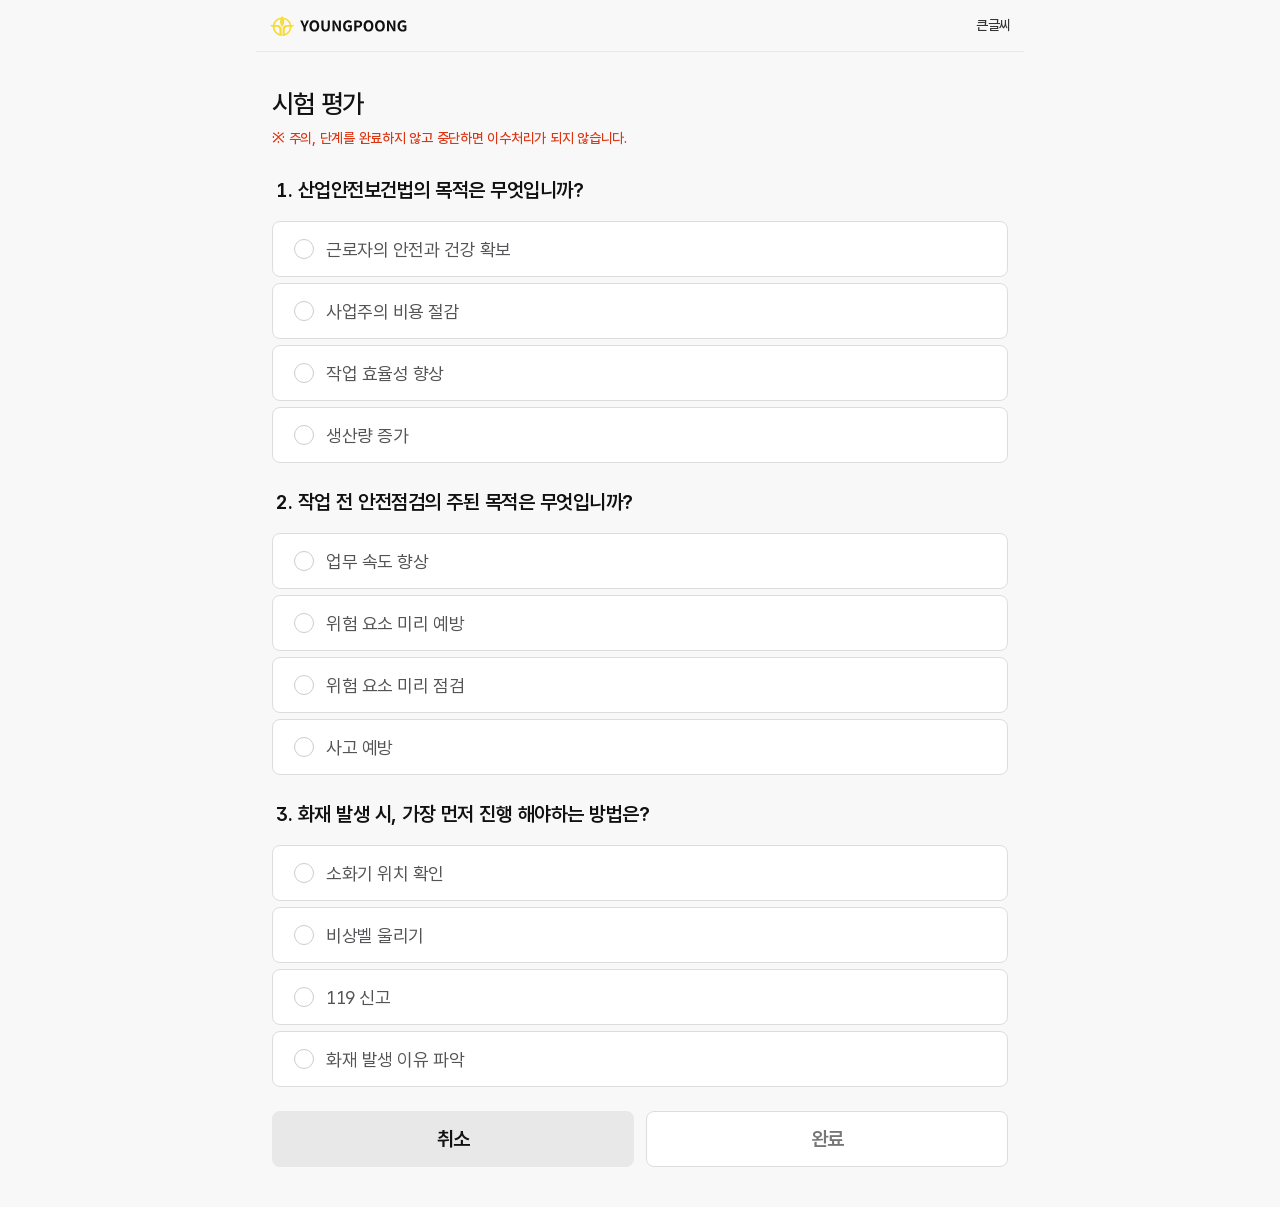
<file: page8.html>
<!DOCTYPE html>
<html lang="ko">

<head>
  <meta charset="UTF-8">
  <meta http-equiv="X-UA-Compatible" content="IE=edge">
  <meta name="format-detection" content="telephone=no, email=no, address=no">
  <meta name="viewport" content="width=device-width, initial-scale=1.0, maximum-scale=1.0, user-scalable=no" />
  <title>영풍안전교육관리시스템</title>
  <link type="text/css" rel="stylesheet" href="././resource/css/base.css">


</head>

<body>
  <div id="wrap">
    <header class="header main">
      <div class="inner">
        <div class="head-logo">
    <a href="#none"><img src="./././resource/image/logo-yellow.svg" alt=""></a>
  </div>
  <div class="btn-wrap">
    <button type="button" class="btn btn-font size-14 fw-500"><span class="default">큰글씨</span><span class="active">기본글씨</span></button>
  </div>
      </div>
    </header>
    <div class="content">
      <div class="inner">
        <div class="sub-tit-wrap">
          <p class="txt size-26 fw-500 ta-l">시험 평가</p>
          <p class="txt size-14 error fw-500 ta-l">※ 주의, 단계를 완료하지 않고 중단하면 이수처리가 되지 않습니다.</p>
        </div>
        <div class="opt-wrap">
          <div class="opt-txt justify-between">
            <p class="txt size-20 fw-600">1. 산업안전보건법의 목적은 무엇입니까?</p>
          </div>
          <ul class="opt-list radio vertical">
            <li>
              <div class="item">
                <input type="radio" name="one" id="one-radio_1">
                <label class="size-18" for="one-radio_1">근로자의 안전과 건강 확보</label>
              </div>
            </li>
            <li>
              <div class="item">
                <input type="radio" name="one" id="one-radio_2">
                <label class="size-18" for="one-radio_2">사업주의 비용 절감</label>
              </div>
            </li>
            <li>
              <div class="item">
                <input type="radio" name="one" id="one-radio_3">
                <label class="size-18" for="one-radio_3">작업 효율성 향상</label>
              </div>
            </li>
            <li>
              <div class="item">
                <input type="radio" name="one" id="one-radio_4">
                <label class="size-18" for="one-radio_4">생산량 증가</label>
              </div>
            </li>
          </ul>
        </div>
        <div class="opt-wrap">
          <div class="opt-txt justify-between">
            <p class="txt size-20 fw-600">2. 작업 전 안전점검의 주된 목적은 무엇입니까?</p>
          </div>
          <ul class="opt-list radio vertical">
            <li>
              <div class="item">
                <input type="radio" name="two" id="two-radio_1">
                <label class="size-18" for="two-radio_1">업무 속도 향상</label>
              </div>
            </li>
            <li>
              <div class="item">
                <input type="radio" name="two" id="two-radio_2">
                <label class="size-18" for="two-radio_2">위험 요소 미리 예방</label>
              </div>
            </li>
            <li>
              <div class="item">
                <input type="radio" name="two" id="two-radio_3">
                <label class="size-18" for="two-radio_3">위험 요소 미리 점검</label>
              </div>
            </li>
            <li>
              <div class="item">
                <input type="radio" name="two" id="two-radio_4">
                <label class="size-18" for="two-radio_4">사고 예방</label>
              </div>
            </li>
          </ul>
        </div>
        <div class="opt-wrap">
          <div class="opt-txt justify-between">
            <p class="txt size-20 fw-600">3. 화재 발생 시, 가장 먼저 진행 해야하는 방법은?</p>
          </div>
          <ul class="opt-list radio vertical">
            <li>
              <div class="item">
                <input type="radio" name="three" id="three-radio_1">
                <label class="size-18" for="three-radio_1">소화기 위치 확인</label>
              </div>
            </li>
            <li>
              <div class="item">
                <input type="radio" name="three" id="three-radio_2">
                <label class="size-18" for="three-radio_2">비상벨 울리기</label>
              </div>
            </li>
            <li>
              <div class="item">
                <input type="radio" name="three" id="three-radio_3">
                <label class="size-18" for="three-radio_3">119 신고</label>
              </div>
            </li>
            <li>
              <div class="item">
                <input type="radio" name="three" id="three-radio_4">
                <label class="size-18" for="three-radio_4">화재 발생 이유 파악</label>
              </div>
            </li>
          </ul>
        </div>
        <div class="btn-wrap d-flex justify-center">
          <button class="btn btn-gray h-54 size-20">취소</button>
          <button class="btn btn-yellow h-54 size-20" disabled>완료</button>
        </div>
      </div>
    </div>
  </div>

</body>


<script type="text/javascript" src="././resource/js/jquery-1.12.4.min.js"></script>
<script type="text/javascript" src="././resource/js/common.js"></script>


</html>
</file>
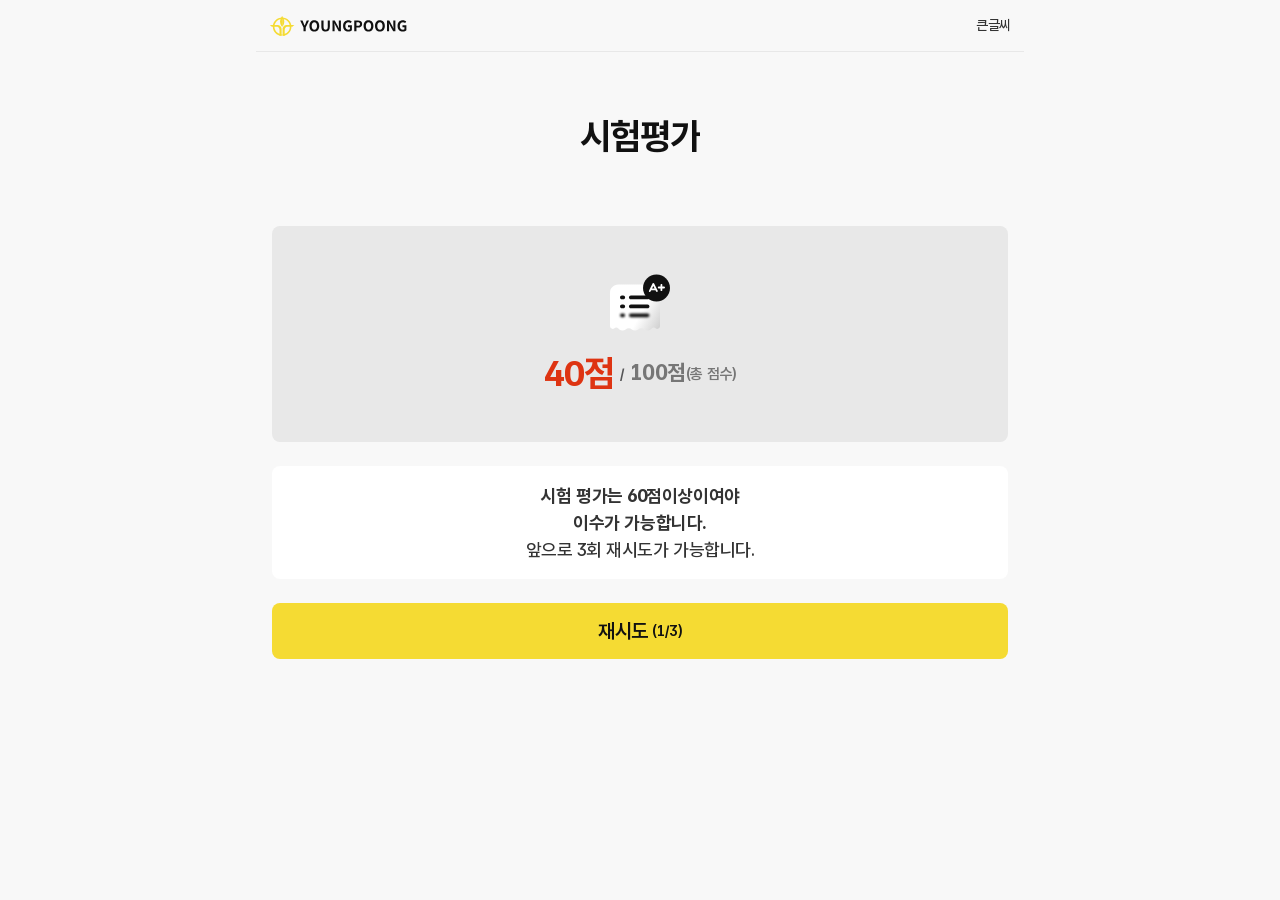
<file: page9-2.html>
<!DOCTYPE html>
<html lang="ko">

<head>
  <meta charset="UTF-8">
  <meta http-equiv="X-UA-Compatible" content="IE=edge">
  <meta name="format-detection" content="telephone=no, email=no, address=no">
  <meta name="viewport" content="width=device-width, initial-scale=1.0, maximum-scale=1.0, user-scalable=no" />
  <title>영풍안전교육관리시스템</title>
  <link type="text/css" rel="stylesheet" href="././resource/css/base.css">


</head>

<body>
  <div id="wrap">
    <header class="header main">
      <div class="inner">
        <div class="head-logo">
    <a href="#none"><img src="./././resource/image/logo-yellow.svg" alt=""></a>
  </div>
  <div class="btn-wrap">
    <button type="button" class="btn btn-font size-14 fw-500"><span class="default">큰글씨</span><span class="active">기본글씨</span></button>
  </div>
      </div>
    </header>
    <div class="content">
      <div class="inner">
        <div class="tit-wrap">
          <p class="txt size-36 fw-700 ta-c">시험평가</p>
        </div>
        <div class="multi-box icon gray">
          <div class="icon-wrap">
            <span><img src="./resource/image/icon-result-point.svg"></span>
          </div>
          <div class="txt-wrap d-flex align-center txt-score">
            <p class="txt size-36 fw-700 me red">40점</p>
            <p class="txt size-15 fw-600 slash">/</p>
            <p class="txt size-15 fw-600 d-flex align-center all"><span class="txt size-22 fw-700">100점</span>(총 점수)</p>
          </div>
        </div>
        <div class="multi-box txt">
          <div class="txt-wrap">
            <p class="txt size-18 fw-500 ta-c">
              <span class="txt size-18 fw-700 ta-c">시험 평가는 60점이상이여야<br> 이수가 가능합니다.</span><br>
              앞으로 3회 재시도가 가능합니다.
            </p>
          </div>
        </div>
        <div class="btn-wrap d-flex justify-center">
          <button class="btn btn-yellow h-54 size-20">재시도<span class="txt size-15">(1/3)</span></button>
        </div>
      </div>
    </div>

  </div>

</body>


<script type="text/javascript" src="././resource/js/jquery-1.12.4.min.js"></script>
<script type="text/javascript" src="././resource/js/common.js"></script>


</html>
</file>
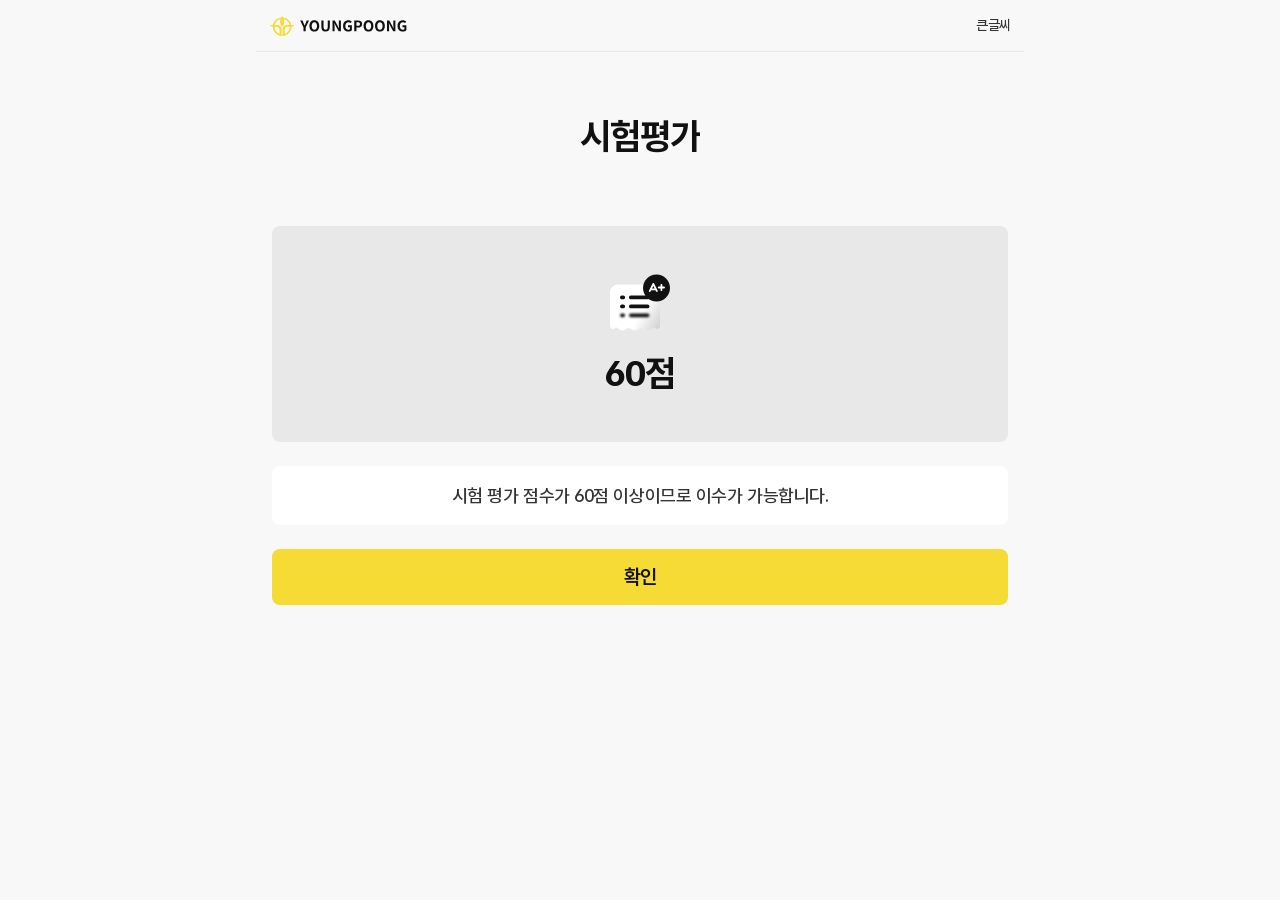
<file: page9.html>
<!DOCTYPE html>
<html lang="ko">

<head>
  <meta charset="UTF-8">
  <meta http-equiv="X-UA-Compatible" content="IE=edge">
  <meta name="format-detection" content="telephone=no, email=no, address=no">
  <meta name="viewport" content="width=device-width, initial-scale=1.0, maximum-scale=1.0, user-scalable=no" />
  <title>영풍안전교육관리시스템</title>
  <link type="text/css" rel="stylesheet" href="././resource/css/base.css">


</head>

<body>
  <div id="wrap">
    <header class="header main">
      <div class="inner">
        <div class="head-logo">
    <a href="#none"><img src="./././resource/image/logo-yellow.svg" alt=""></a>
  </div>
  <div class="btn-wrap">
    <button type="button" class="btn btn-font size-14 fw-500"><span class="default">큰글씨</span><span class="active">기본글씨</span></button>
  </div>
      </div>
    </header>
    <div class="content">
      <div class="inner">
        <div class="tit-wrap">
          <p class="txt size-36 fw-700 ta-c">시험평가</p>
        </div>
        <div class="multi-box icon gray">
          <div class="icon-wrap">
            <span><img src="./resource/image/icon-result-point.svg"></span>
          </div>
          <div class="txt-wrap d-flex align-center txt-score">
            <p class="txt size-36 fw-700 me">60점</p>
          </div>
        </div>
        <div class="multi-box txt">
          <div class="txt-wrap">
            <p class="txt size-18 fw-500 ta-c">
              시험 평가 점수가 60점 이상이므로 이수가 가능합니다.
            </p>
          </div>
        </div>
        <div class="btn-wrap d-flex justify-center">
          <button class="btn btn-yellow h-54 size-20">확인</button>
        </div>
      </div>
    </div>

  </div>

</body>


<script type="text/javascript" src="././resource/js/jquery-1.12.4.min.js"></script>
<script type="text/javascript" src="././resource/js/common.js"></script>


</html>
</file>
<file: resource/css/base.css>
@charset "UTF-8";
/** element */
@import '../css/font.css';
@import '../css/style.css';
/* reset */
html {
  font-size: 100%;
  height: 100%;
}

body {
  font-size: 16px;
  line-height: 1.6;
  height: 100%;
  background: #f8f8f8;
}

html,
body,
div,
span,
applet,
object,
iframe,
h1,
h2,
h3,
h4,
h5,
h6,
p,
blockquote,
pre,
a,
abbr,
acronym,
address,
big,
cite,
code,
del,
dfn,
em,
img,
ins,
kbd,
q,
s,
samp,
small,
strike,
strong,
sub,
sup,
tt,
var,
b,
u,
i,
center,
dl,
dt,
dd,
ol,
ul,
li,
fieldset,
form,
label,
legend,
table,
caption,
tbody,
tfoot,
thead,
tr,
th,
td,
article,
aside,
canvas,
details,
embed,
figure,
figcaption,
footer,
header,
hgroup,
menu,
nav,
output,
ruby,
section,
summary,
input,
time,
mark,
audio,
video,
select,
textarea,
button {
  margin: 0;
  padding: 0;
  border: 0;
  letter-spacing: -0.25px;
  color: #111;
  font-family: "PretendardGOV", sans-serif;
  font-style: normal;
  vertical-align: baseline;
  -webkit-text-size-adjust: none;
  /* 크롬, 사파리, 오페라 신버전 */
  -ms-text-size-adjust: none;
  /* IE */
  -moz-text-size-adjust: none;
  /* 파이어폭스 */
  -o-text-size-adjust: none;
  /* 오페라 구버전 */
  -webkit-appearance: none;
  -webkit-overflow-scrolling: auto;
  -webkit-box-sizing: border-box;
  box-sizing: border-box;
}

img {
  max-width: 100%;
  max-height: 100%;
}

button,
html [type=button] {
  -webkit-appearance: none;
}

select {
  -webkit-appearance: none;
  appearance: none;
  -moz-appearance: none;
  color: #888888;
}

select::-ms-expand {
  display: none;
}

input,
select {
  padding: 0;
  margin: 0;
  border: 1px solid #ebebeb;
  -webkit-box-sizing: border-box;
  box-sizing: border-box;
  color: #000;
  font-size: 16px;
  vertical-align: middle;
  -webkit-appearance: none;
  -webkit-border-radius: 0;
}

legend {
  font-size: 0;
  text-indent: -100000px;
  left: -10000px;
  top: auto;
  height: 0;
  overflow: hidden;
}

/* HTML5 display-role reset for older browsers */
article,
aside,
details,
figcaption,
figure,
footer,
header,
hgroup,
menu,
nav,
section {
  display: block;
}

body {
  -ms-overflow-style: none;
}

ol,
ul,
li {
  list-style: none;
}

blockquote,
q {
  quotes: none;
}

blockquote:before,
blockquote:after,
q:before,
q:after {
  content: "";
  content: none;
}

table {
  padding: 0;
  border: 0;
  border-spacing: 0px;
  border-collapse: collapse;
  width: 100%;
}

th,
td {
  padding: 0;
}

table caption {
  position: absolute;
  top: -9999px;
  left: -9999px;
}

a {
  text-decoration: none;
  color: #000;
  cursor: pointer;
}

button,
input[type=submit],
select {
  cursor: pointer;
}

button {
  border: none;
  padding: 0;
  margin: 0;
  background: none;
}

a.button {
  cursor: pointer;
  vertical-align: middle;
}

b {
  font-size: inherit;
  font-weight: 600;
}

a,
button {
  -webkit-tap-highlight-color: transparent;
  -webkit-appearance: none;
}

.img-wrap {
  display: block;
}

/* //reset */
.flex-1 {
  -webkit-box-flex: 1;
      -ms-flex: 1;
          flex: 1;
}

.fw-700 {
  font-weight: 700;
}
.fw-600 {
  font-weight: 600;
}
.fw-500 {
  font-weight: 500;
}
.fw-400 {
  font-weight: 400;
}

.txt.error {
  color: #DE3412;
}

.size-14 {
  font-size: 14px;
  line-height: 160%;
  letter-spacing: -0.25px;
}
.size-15 {
  font-size: 15px;
  line-height: 150%;
  letter-spacing: -0.25px;
}
.size-18 {
  font-size: 18px;
  line-height: 150%;
  letter-spacing: -0.45px;
}
.size-20 {
  font-size: 20px;
  line-height: 150%;
  letter-spacing: -0.5px;
}
.size-22 {
  font-size: 22px;
  line-height: 140%;
  letter-spacing: -0.55px;
}
.size-26 {
  font-size: 26px;
  line-height: 150%;
  letter-spacing: -0.65px;
}
.size-36 {
  font-size: 36px;
  line-height: 140%;
  letter-spacing: -0.9px;
}

#wrap.active .size-14 {
  font-size: 17px;
}
#wrap.active .size-15 {
  font-size: 18px;
}
#wrap.active .size-18 {
  font-size: 22px;
}
#wrap.active .size-20 {
  font-size: 24px;
}
#wrap.active .size-22 {
  font-size: 26px;
}
#wrap.active .size-26 {
  font-size: 31px;
}
#wrap.active .size-36 {
  font-size: 43px;
}

.w-full {
  width: 100%;
}
.w-auto {
  width: auto;
}
.w-100 {
  width: 100px;
}
.w-120 {
  width: 120px;
}
.w-130 {
  width: 130px;
}
.w-150 {
  width: 150px;
}

.h-full {
  height: 100%;
}
.h-auto {
  height: auto;
}
.h-100 {
  height: 100px;
}
.h-110 {
  height: 110px;
}
.h-120 {
  height: 120px;
}
.h-130 {
  height: 130px;
}
.h-150 {
  height: 150px;
}

.f-bold {
  font-weight: 600;
}
.f-medium {
  font-weight: 500;
}

.ta-l {
  text-align: left;
}
.ta-c {
  text-align: center;
}
.ta-r {
  text-align: right;
}

.mx-auto {
  margin-left: auto;
  margin-right: auto;
}
.mr-auto {
  margin-right: auto;
}
.ml-auto {
  margin-left: auto;
}

.y-scroll {
  overflow: auto;
}

.overflow-hidden {
  overflow: hidden;
}

.direction-column {
  -webkit-box-orient: vertical;
  -webkit-box-direction: normal;
      -ms-flex-direction: column;
          flex-direction: column;
}

.line-28 {
  line-height: 2.8rem;
}

.border-radius--8 {
  border-radius: 8px;
}
.border-radius--16 {
  border-radius: 16px;
}
.border-trans {
  border: 1px solid transparent;
}
.border-cyan {
  border: 1px solid #E2E6ED;
}
.border-black {
  border: 1px solid #000;
}

.d-flex {
  display: -webkit-box;
  display: -ms-flexbox;
  display: flex;
}
.d-block {
  display: block;
}

.align-center {
  -webkit-box-align: center;
      -ms-flex-align: center;
          align-items: center;
}

.justify-start {
  -webkit-box-pack: start;
      -ms-flex-pack: start;
          justify-content: start;
}
.justify-center {
  -webkit-box-pack: center;
      -ms-flex-pack: center;
          justify-content: center;
}
.justify-end {
  -webkit-box-pack: end;
      -ms-flex-pack: end;
          justify-content: end;
}
.justify-between {
  -webkit-box-pack: justify;
      -ms-flex-pack: justify;
          justify-content: space-between;
}

.bg-white {
  background-color: #fff;
}
.bg-gray {
  background-color: #f8f8f8;
}
.bg-cyan {
  background-color: #F1F3F8;
}
.bg-navy {
  background-color: #001030;
}
.bg-black {
  background-color: #000;
}

.color-white {
  color: #fff;
}
.color-red {
  color: #DE3412;
}
.color-black {
  color: #000;
}
</file>
